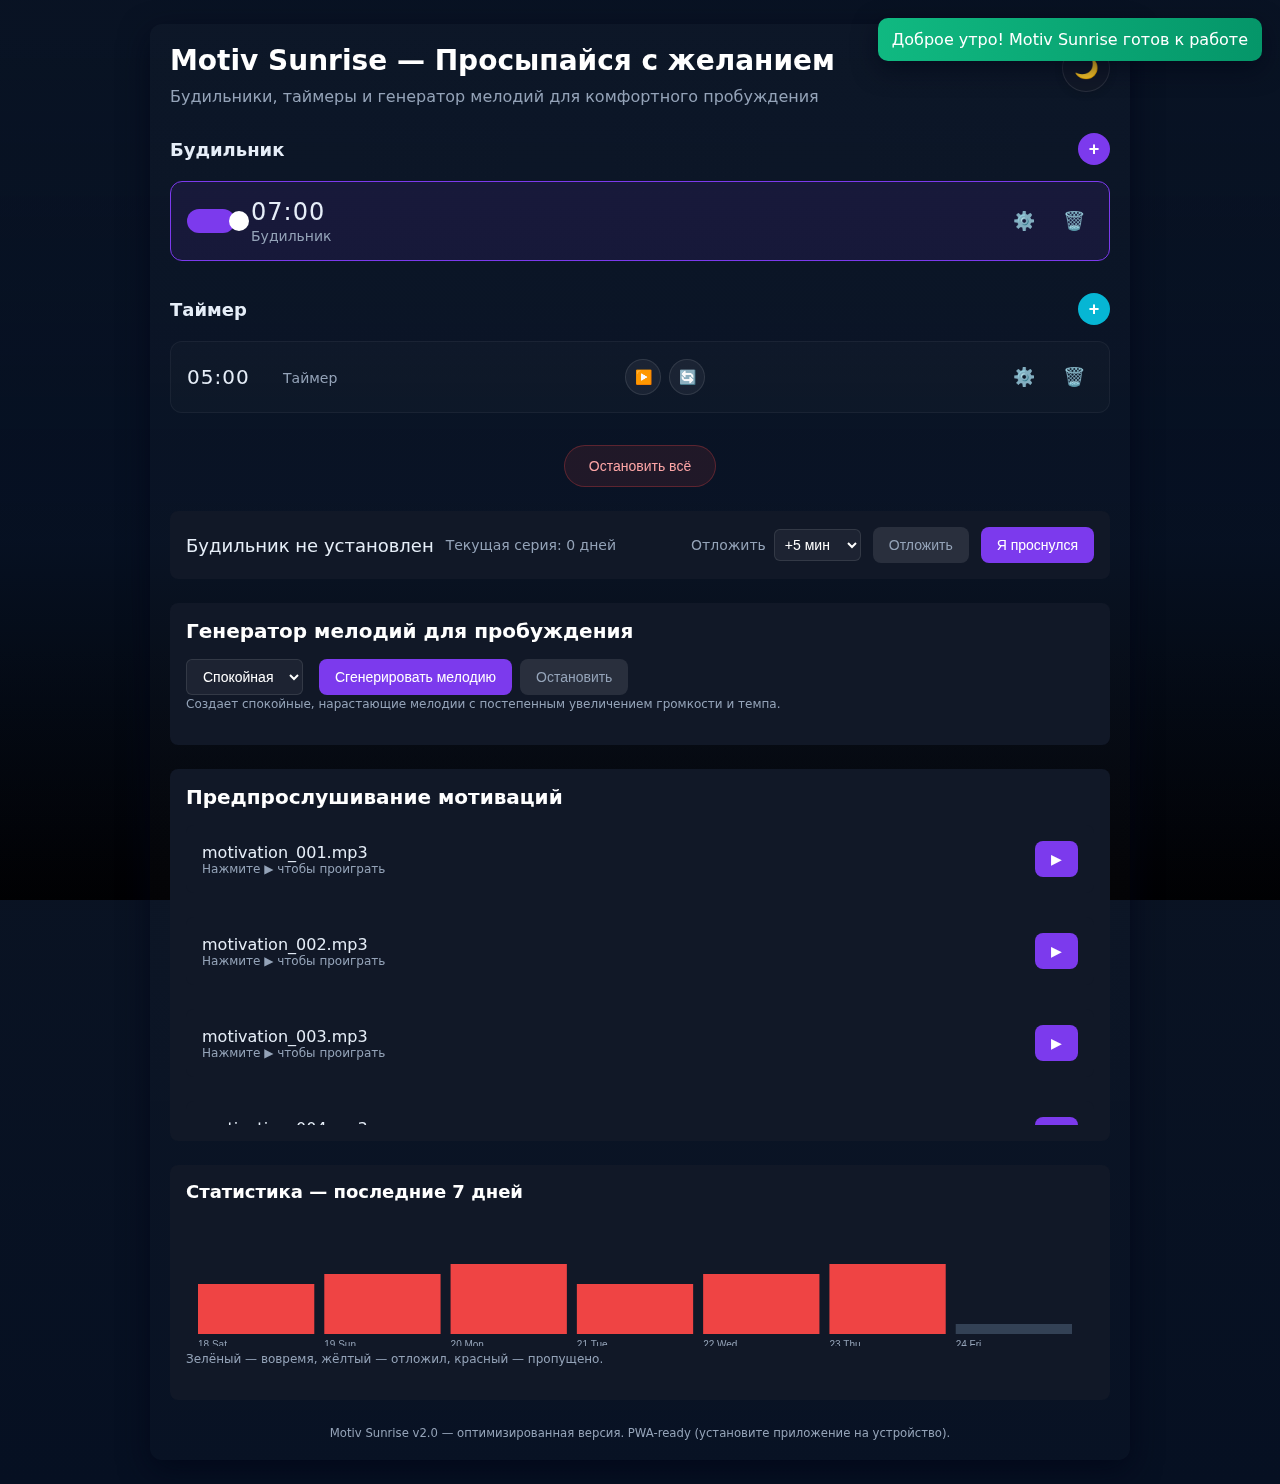
<file: index.html>
<!doctype html>
<html lang="ru">
<head>
<meta charset="utf-8" />
<meta name="viewport" content="width=device-width,initial-scale=1" />
<title>Motiv Sunrise — Просыпайся с желанием</title>
<link rel="stylesheet" href="styles_optimized.css">
<link rel="manifest" href="manifest.json">
<link rel="icon" href="favicon.ico">
</head>
<body>
  <div id="toast-root" aria-live="polite" style="position:fixed;top:18px;right:18px;z-index:9999;"></div>
  <div id="sunrise" class="sunrise"></div>
  <main class="container">
    <header>
      <div class="header-content">
        <div>
          <h1>Motiv Sunrise — Просыпайся с желанием</h1>
          <p class="tagline">Будильники, таймеры и генератор мелодий для комфортного пробуждения</p>
        </div>
        <button id="themeToggle" class="theme-toggle" title="Переключить тему">
          <span class="theme-icon">🌙</span>
        </button>
      </div>
    </header>

    <!-- Alarm Clock Section -->
    <section class="alarm-section">
      <div class="alarm-header">
        <h2>Будильник</h2>
        <button id="addAlarmBtn" class="add-alarm-btn" title="Добавить будильник">+</button>
      </div>

      <div id="alarmsList" class="alarms-list">
        <!-- Default alarm will be added here -->
      </div>
    </section>

    <!-- Timer Section -->
    <section class="timer-section">
      <div class="timer-header">
        <h2>Таймер</h2>
        <button id="addTimerBtn" class="add-timer-btn" title="Добавить таймер">+</button>
      </div>

      <div id="timersList" class="timers-list">
        <!-- Default timer will be added here -->
      </div>

      <!-- Timer Sound Settings Panel -->
      <div id="timerSoundSettings" class="timer-sound-settings" style="display: none;">
        <h3>Настройки звука таймера</h3>
        <div class="settings-grid">
          <div class="setting-item">
            <label for="timerMelodyType">Тип мелодии</label>
            <select id="timerMelodyType">
              <option value="calm">Спокойная</option>
              <option value="gentle">Нежная</option>
              <option value="peaceful">Мирная</option>
              <option value="nature">Звуки природы</option>
            </select>
          </div>
          <div class="setting-item">
            <label for="timerFadeInTime">Время нарастания</label>
            <select id="timerFadeInTime">
              <option value="10">10 сек</option>
              <option value="20">20 сек</option>
              <option value="30">30 сек</option>
              <option value="60">1 мин</option>
            </select>
          </div>
          <div class="setting-item">
            <label for="timerStartVolume">Начальная громкость</label>
            <input type="range" id="timerStartVolume" min="0.1" max="1" step="0.1" value="0.2">
            <span id="timerStartVolumeValue">0.2</span>
          </div>
          <div class="setting-item">
            <label for="timerMaxVolume">Максимальная громкость</label>
            <input type="range" id="timerMaxVolume" min="0.1" max="1" step="0.1" value="0.9">
            <span id="timerMaxVolumeValue">0.9</span>
          </div>
        </div>
        <div class="settings-actions">
          <button id="applyTimerSettings" class="primary">Применить</button>
          <button id="resetTimerSettings" class="secondary">Сбросить</button>
        </div>
      </div>
    </section>

    <!-- Quick Actions -->
    <section class="quick-actions-section">
      <button id="stopAll" class="stop-all-btn">Остановить всё</button>
    </section>

    <section class="status">
      <div class="status-left">
        <div id="countdown" class="countdown">Будильник не установлен</div>
        <div class="streak">Текущая серия: <span id="streakCount">0</span> дней</div>
      </div>
      <div class="status-right">
        <label class="snooze-label">Отложить
          <select id="snoozeSelect">
            <option value="5">+5 мин</option>
            <option value="10">+10 мин</option>
            <option value="15">+15 мин</option>
          </select>
        </label>
        <button id="snooze" class="secondary">Отложить</button>
        <button id="imAwake">Я проснулся</button>
      </div>
    </section>

    <section class="generator">
      <h2>Генератор мелодий для пробуждения</h2>
      <div style="display:flex;gap:8px;align-items:center">
        <select id="moodSelect">
          <option value="calm">Спокойная</option>
          <option value="gentle">Нежная</option>
          <option value="peaceful">Мирная</option>
        </select>
        <button id="genPlay">Сгенерировать мелодию</button>
        <button id="genStop" class="secondary">Остановить</button>
      </div>
      <p class="small">Создает спокойные, нарастающие мелодии с постепенным увеличением громкости и темпа.</p>
    </section>

    <section class="preview">
      <h2>Предпрослушивание мотиваций</h2>
      <div id="audioList" class="audio-list"></div>
    </section>

    <section class="stats">
      <h3>Статистика — последние 7 дней</h3>
      <canvas id="statsCanvas" width="700" height="120"></canvas>
      <p class="small">Зелёный — вовремя, жёлтый — отложил, красный — пропущено.</p>
    </section>

    <footer>
      <small>Motiv Sunrise v2.0 — оптимизированная версия. PWA-ready (установите приложение на устройство).</small>
    </footer>
  </main>

<script src="melody_generator/integration.js"></script>
<script src="app_optimized.js"></script>
<script>
  // register service worker if available
  if ('serviceWorker' in navigator) {
    navigator.serviceWorker.register('sw.js').catch(()=>{/* ignore */});
  }
</script>
</body>
</html>
</file>
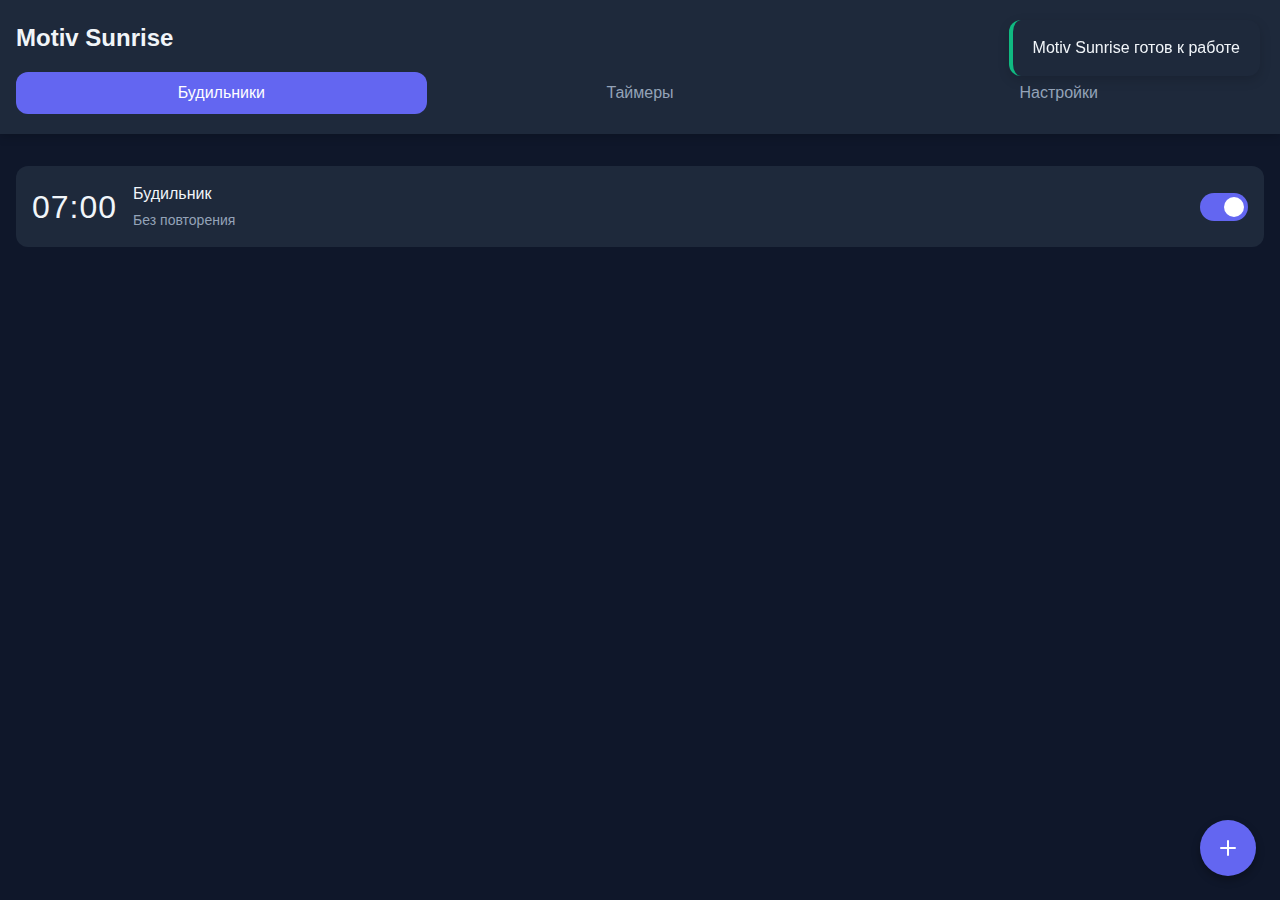
<file: index_complete.html>
<!DOCTYPE html>
<html lang="ru">
<head>
    <meta charset="UTF-8">
    <meta name="viewport" content="width=device-width, initial-scale=1.0, maximum-scale=1.0, user-scalable=no">
    <title>Motiv Sunrise</title>
    <link rel="stylesheet" href="styles_new.css">
    <link rel="manifest" href="manifest.json">
    <link rel="icon" href="favicon.ico">
</head>
<body>
    <div id="app">
        <!-- Заголовок приложения -->
        <header class="app-header">
            <h1>Motiv Sunrise</h1>
            <div class="tab-navigation">
                <button id="alarmsTab" class="tab-button active">Будильники</button>
                <button id="timersTab" class="tab-button">Таймеры</button>
                <button id="settingsTab" class="tab-button">Настройки</button>
            </div>
        </header>

        <!-- Основной контент -->
        <main class="app-content">
            <!-- Секция будильников -->
            <section id="alarmsSection" class="content-section active">
                <div class="add-button-container">
                    <button id="addAlarmBtn" class="fab-button">
                        <svg width="24" height="24" viewBox="0 0 24 24" fill="none" xmlns="http://www.w3.org/2000/svg">
                            <path d="M12 5V19M5 12H19" stroke="currentColor" stroke-width="2" stroke-linecap="round"/>
                        </svg>
                    </button>
                </div>
                <div id="alarmsList" class="items-list">
                    <!-- Будильники будут добавлены динамически -->
                </div>
            </section>

            <!-- Секция таймеров -->
            <section id="timersSection" class="content-section">
                <div class="add-button-container">
                    <button id="addTimerBtn" class="fab-button">
                        <svg width="24" height="24" viewBox="0 0 24 24" fill="none" xmlns="http://www.w3.org/2000/svg">
                            <path d="M12 5V19M5 12H19" stroke="currentColor" stroke-width="2" stroke-linecap="round"/>
                        </svg>
                    </button>
                </div>
                <div id="timersList" class="items-list">
                    <!-- Таймеры будут добавлены динамически -->
                </div>
            </section>

            <!-- Секция настроек -->
            <section id="settingsSection" class="content-section">
                <div class="settings-container">
                    <div class="settings-group">
                        <h3>Настройки звука</h3>
                        <div class="setting-item">
                            <label for="volumeSlider">Громкость</label>
                            <input type="range" id="volumeSlider" min="0" max="100" value="70">
                            <span id="volumeValue">70%</span>
                        </div>
                        <div class="setting-item">
                            <label for="fadeInTime">Время нарастания звука</label>
                            <select id="fadeInTime">
                                <option value="30">30 секунд</option>
                                <option value="60" selected>1 минута</option>
                                <option value="90">1.5 минуты</option>
                                <option value="120">2 минуты</option>
                            </select>
                        </div>
                        <div class="setting-item">
                            <label for="melodyType">Тип мелодии</label>
                            <select id="melodyType">
                                <option value="calm" selected>Спокойная</option>
                                <option value="gentle">Нежная</option>
                                <option value="peaceful">Мирная</option>
                                <option value="nature">Звуки природы</option>
                            </select>
                        </div>
                    </div>

                    <div class="settings-group">
                        <h3>Настройки пробуждения</h3>
                        <div class="setting-item">
                            <label for="snoozeDuration">Длительность отложения</label>
                            <select id="snoozeDuration">
                                <option value="5">5 минут</option>
                                <option value="10" selected>10 минут</option>
                                <option value="15">15 минут</option>
                            </select>
                        </div>
                        <div class="setting-item">
                            <label for="maxSnoozeCount">Максимум отложений</label>
                            <select id="maxSnoozeCount">
                                <option value="1">1 раз</option>
                                <option value="3" selected>3 раза</option>
                                <option value="5">5 раз</option>
                                <option value="0">Без ограничений</option>
                            </select>
                        </div>
                    </div>

                    <div class="settings-group">
                        <h3>Статистика</h3>
                        <div class="stats-container">
                            <div class="stat-item">
                                <div class="stat-value" id="currentStreak">0</div>
                                <div class="stat-label">Дней подряд</div>
                            </div>
                            <div class="stat-item">
                                <div class="stat-value" id="weekSuccess">0%</div>
                                <div class="stat-label">Успех за неделю</div>
                            </div>
                        </div>
                        <canvas id="statsChart" width="300" height="150"></canvas>
                    </div>

                    <div class="settings-group">
                        <h3>Генератор мелодий</h3>
                        <div class="melody-preview-container">
                            <button id="previewMelodyBtn" class="action-button">Прослушать мелодию</button>
                            <button id="stopMelodyBtn" class="action-button secondary">Остановить</button>
                        </div>
                    </div>
                </div>
            </section>
        </main>

        <!-- Всплывающие уведомления -->
        <div id="toast-container" class="toast-container"></div>
    </div>

    <!-- Модальное окно для редактирования будильника -->
    <div id="alarmModal" class="modal">
        <div class="modal-content">
            <div class="modal-header">
                <h2>Настройки будильника</h2>
                <button class="close-button" id="closeAlarmModal">&times;</button>
            </div>
            <div class="modal-body">
                <div class="time-picker">
                    <div class="time-input-group">
                        <input type="number" id="alarmHours" min="0" max="23" value="07">
                        <span>:</span>
                        <input type="number" id="alarmMinutes" min="0" max="59" value="00">
                    </div>
                </div>
                <div class="form-group">
                    <label for="alarmLabel">Название</label>
                    <input type="text" id="alarmLabel" placeholder="Будильник">
                </div>
                <div class="form-group">
                    <label for="alarmMelody">Тип мелодии</label>
                    <select id="alarmMelody">
                        <option value="calm">Спокойная</option>
                        <option value="gentle">Нежная</option>
                        <option value="peaceful">Мирная</option>
                        <option value="nature">Звуки природы</option>
                    </select>
                </div>
                <div class="form-group">
                    <label for="alarmFadeIn">Время нарастания</label>
                    <select id="alarmFadeIn">
                        <option value="30">30 секунд</option>
                        <option value="60" selected>1 минута</option>
                        <option value="90">1.5 минуты</option>
                        <option value="120">2 минуты</option>
                    </select>
                </div>
                <div class="form-group">
                    <label for="alarmDuration">Длительность мелодии</label>
                    <select id="alarmDuration">
                        <option value="120">2 минуты</option>
                        <option value="180" selected>3 минуты</option>
                        <option value="240">4 минуты</option>
                        <option value="300">5 минут</option>
                    </select>
                </div>
                <div class="form-group">
                    <label class="switch-label">
                        <span>Повторять</span>
                        <div class="switch">
                            <input type="checkbox" id="alarmRepeat">
                            <span class="slider"></span>
                        </div>
                    </label>
                </div>
                <div class="weekdays" id="weekdays">
                    <button class="weekday" data-day="1">Пн</button>
                    <button class="weekday" data-day="2">Вт</button>
                    <button class="weekday" data-day="3">Ср</button>
                    <button class="weekday" data-day="4">Чт</button>
                    <button class="weekday" data-day="5">Пт</button>
                    <button class="weekday" data-day="6">Сб</button>
                    <button class="weekday" data-day="7">Вс</button>
                </div>
            </div>
            <div class="modal-footer">
                <button id="deleteAlarmBtn" class="action-button secondary">Удалить</button>
                <button id="saveAlarmBtn" class="action-button">Сохранить</button>
            </div>
        </div>
    </div>

    <!-- Модальное окно для редактирования таймера -->
    <div id="timerModal" class="modal">
        <div class="modal-content">
            <div class="modal-header">
                <h2>Настройки таймера</h2>
                <button class="close-button" id="closeTimerModal">&times;</button>
            </div>
            <div class="modal-body">
                <div class="time-picker">
                    <div class="time-input-group">
                        <input type="number" id="timerHours" min="0" max="23" value="0">
                        <span>:</span>
                        <input type="number" id="timerMinutes" min="0" max="59" value="5">
                        <span>:</span>
                        <input type="number" id="timerSeconds" min="0" max="59" value="0">
                    </div>
                </div>
                <div class="form-group">
                    <label for="timerLabel">Название</label>
                    <input type="text" id="timerLabel" placeholder="Таймер">
                </div>
                <div class="form-group">
                    <label for="timerMelody">Тип мелодии</label>
                    <select id="timerMelody">
                        <option value="calm">Спокойная</option>
                        <option value="gentle">Нежная</option>
                        <option value="peaceful">Мирная</option>
                        <option value="nature">Звуки природы</option>
                    </select>
                </div>
            </div>
            <div class="modal-footer">
                <button id="deleteTimerBtn" class="action-button secondary">Удалить</button>
                <button id="saveTimerBtn" class="action-button">Сохранить</button>
            </div>
        </div>
    </div>

    <!-- Подключение скриптов -->
    <script src="melody_generator/integration.js"></script>
    <script src="app_new.js"></script>
    <script src="app_new_part2.js"></script>
    <script src="app_new_part3.js"></script>
    <script src="app_new_part4.js"></script>
</body>
</html>
</file>
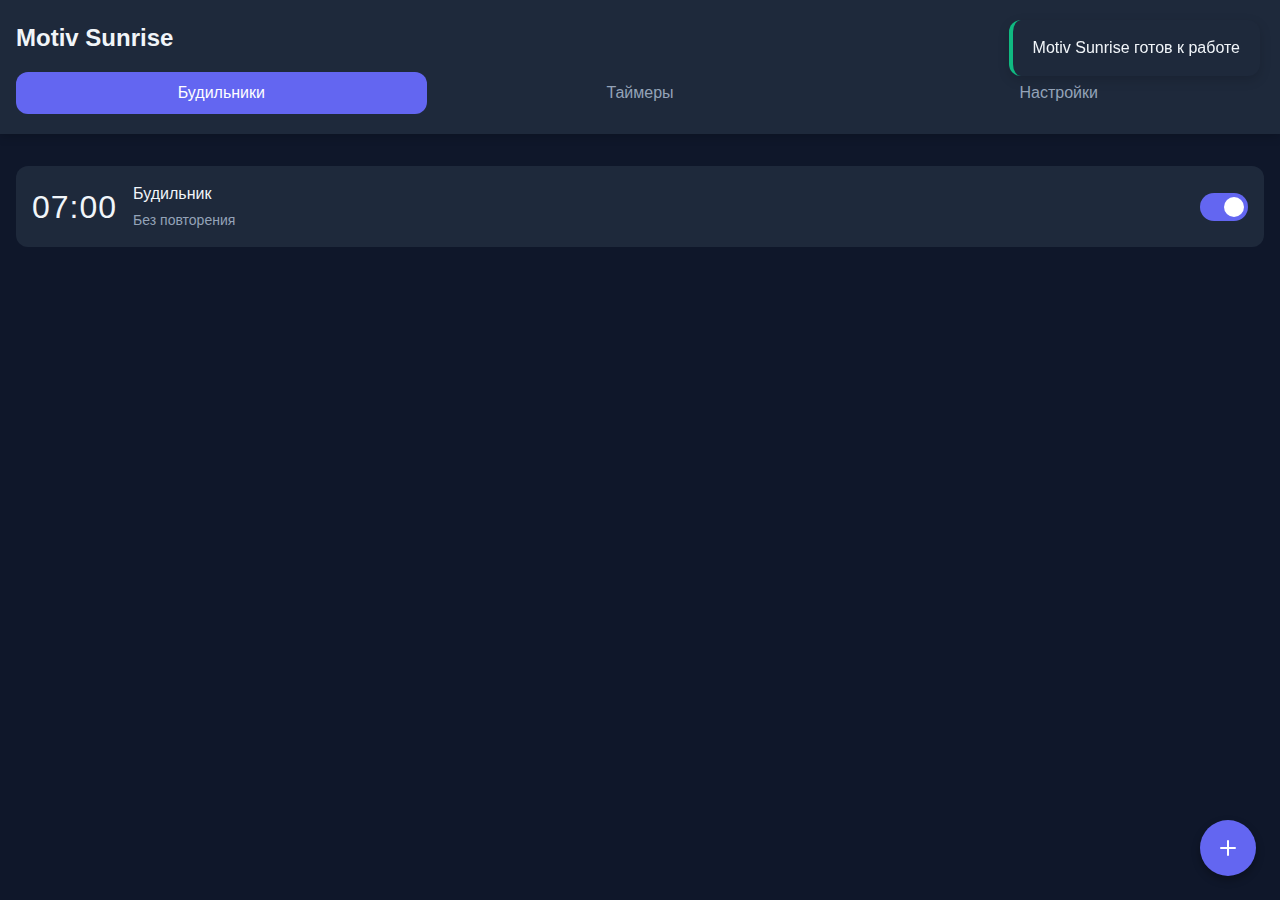
<file: index_final.html>
<!DOCTYPE html>
<html lang="ru">
<head>
    <meta charset="UTF-8">
    <meta name="viewport" content="width=device-width, initial-scale=1.0, maximum-scale=1.0, user-scalable=no">
    <title>Motiv Sunrise</title>
    <link rel="stylesheet" href="styles_new.css">
    <link rel="manifest" href="manifest.json">
    <link rel="icon" href="favicon.ico">
</head>
<body>
    <div id="app">
        <!-- Заголовок приложения -->
        <header class="app-header">
            <h1>Motiv Sunrise</h1>
            <div class="tab-navigation">
                <button id="alarmsTab" class="tab-button active">Будильники</button>
                <button id="timersTab" class="tab-button">Таймеры</button>
                <button id="settingsTab" class="tab-button">Настройки</button>
            </div>
        </header>

        <!-- Основной контент -->
        <main class="app-content">
            <!-- Секция будильников -->
            <section id="alarmsSection" class="content-section active">
                <div class="add-button-container">
                    <button id="addAlarmBtn" class="fab-button">
                        <svg width="24" height="24" viewBox="0 0 24 24" fill="none" xmlns="http://www.w3.org/2000/svg">
                            <path d="M12 5V19M5 12H19" stroke="currentColor" stroke-width="2" stroke-linecap="round"/>
                        </svg>
                    </button>
                </div>
                <div id="alarmsList" class="items-list">
                    <!-- Будильники будут добавлены динамически -->
                </div>
            </section>

            <!-- Секция таймеров -->
            <section id="timersSection" class="content-section">
                <div class="add-button-container">
                    <button id="addTimerBtn" class="fab-button">
                        <svg width="24" height="24" viewBox="0 0 24 24" fill="none" xmlns="http://www.w3.org/2000/svg">
                            <path d="M12 5V19M5 12H19" stroke="currentColor" stroke-width="2" stroke-linecap="round"/>
                        </svg>
                    </button>
                </div>
                <div id="timersList" class="items-list">
                    <!-- Таймеры будут добавлены динамически -->
                </div>
            </section>

            <!-- Секция настроек -->
            <section id="settingsSection" class="content-section">
                <div class="settings-container">
                    <div class="settings-group">
                        <h3>Настройки звука</h3>
                        <div class="setting-item">
                            <label for="volumeSlider">Громкость</label>
                            <input type="range" id="volumeSlider" min="0" max="100" value="70">
                            <span id="volumeValue">70%</span>
                        </div>
                        <div class="setting-item">
                            <label for="fadeInTime">Время нарастания звука</label>
                            <select id="fadeInTime">
                                <option value="30">30 секунд</option>
                                <option value="60" selected>1 минута</option>
                                <option value="90">1.5 минуты</option>
                                <option value="120">2 минуты</option>
                            </select>
                        </div>
                        <div class="setting-item">
                            <label for="melodyType">Тип мелодии</label>
                            <select id="melodyType">
                                <option value="calm" selected>Спокойная</option>
                                <option value="gentle">Нежная</option>
                                <option value="peaceful">Мирная</option>
                                <option value="nature">Звуки природы</option>
                            </select>
                        </div>
                    </div>

                    <div class="settings-group">
                        <h3>Настройки пробуждения</h3>
                        <div class="setting-item">
                            <label for="snoozeDuration">Длительность отложения</label>
                            <select id="snoozeDuration">
                                <option value="5">5 минут</option>
                                <option value="10" selected>10 минут</option>
                                <option value="15">15 минут</option>
                            </select>
                        </div>
                        <div class="setting-item">
                            <label for="maxSnoozeCount">Максимум отложений</label>
                            <select id="maxSnoozeCount">
                                <option value="1">1 раз</option>
                                <option value="3" selected>3 раза</option>
                                <option value="5">5 раз</option>
                                <option value="0">Без ограничений</option>
                            </select>
                        </div>
                    </div>

                    <div class="settings-group">
                        <h3>Статистика</h3>
                        <div class="stats-container">
                            <div class="stat-item">
                                <div class="stat-value" id="currentStreak">0</div>
                                <div class="stat-label">Дней подряд</div>
                            </div>
                            <div class="stat-item">
                                <div class="stat-value" id="weekSuccess">0%</div>
                                <div class="stat-label">Успех за неделю</div>
                            </div>
                        </div>
                        <canvas id="statsChart" width="300" height="150"></canvas>
                    </div>

                    <div class="settings-group">
                        <h3>Генератор мелодий</h3>
                        <div class="melody-preview-container">
                            <button id="previewMelodyBtn" class="action-button">Прослушать мелодию</button>
                            <button id="stopMelodyBtn" class="action-button secondary">Остановить</button>
                        </div>
                    </div>
                </div>
            </section>
        </main>

        <!-- Всплывающие уведомления -->
        <div id="toast-container" class="toast-container"></div>
    </div>

    <!-- Модальное окно для редактирования будильника -->
    <div id="alarmModal" class="modal">
        <div class="modal-content">
            <div class="modal-header">
                <h2>Настройки будильника</h2>
                <button class="close-button" id="closeAlarmModal">&times;</button>
            </div>
            <div class="modal-body">
                <div class="time-picker">
                    <div class="time-input-group">
                        <input type="number" id="alarmHours" min="0" max="23" value="07">
                        <span>:</span>
                        <input type="number" id="alarmMinutes" min="0" max="59" value="00">
                    </div>
                </div>
                <div class="form-group">
                    <label for="alarmLabel">Название</label>
                    <input type="text" id="alarmLabel" placeholder="Будильник">
                </div>
                <div class="form-group">
                    <label for="alarmMelody">Тип мелодии</label>
                    <select id="alarmMelody">
                        <option value="calm">Спокойная</option>
                        <option value="gentle">Нежная</option>
                        <option value="peaceful">Мирная</option>
                        <option value="nature">Звуки природы</option>
                    </select>
                </div>
                <div class="form-group">
                    <label for="alarmFadeIn">Время нарастания</label>
                    <select id="alarmFadeIn">
                        <option value="30">30 секунд</option>
                        <option value="60" selected>1 минута</option>
                        <option value="90">1.5 минуты</option>
                        <option value="120">2 минуты</option>
                    </select>
                </div>
                <div class="form-group">
                    <label for="alarmDuration">Длительность мелодии</label>
                    <select id="alarmDuration">
                        <option value="120">2 минуты</option>
                        <option value="180" selected>3 минуты</option>
                        <option value="240">4 минуты</option>
                        <option value="300">5 минут</option>
                    </select>
                </div>
                <div class="form-group">
                    <label class="switch-label">
                        <span>Повторять</span>
                        <div class="switch">
                            <input type="checkbox" id="alarmRepeat">
                            <span class="slider"></span>
                        </div>
                    </label>
                </div>
                <div class="weekdays" id="weekdays">
                    <button class="weekday" data-day="1">Пн</button>
                    <button class="weekday" data-day="2">Вт</button>
                    <button class="weekday" data-day="3">Ср</button>
                    <button class="weekday" data-day="4">Чт</button>
                    <button class="weekday" data-day="5">Пт</button>
                    <button class="weekday" data-day="6">Сб</button>
                    <button class="weekday" data-day="7">Вс</button>
                </div>
            </div>
            <div class="modal-footer">
                <button id="deleteAlarmBtn" class="action-button secondary">Удалить</button>
                <button id="saveAlarmBtn" class="action-button">Сохранить</button>
            </div>
        </div>
    </div>

    <!-- Модальное окно для редактирования таймера -->
    <div id="timerModal" class="modal">
        <div class="modal-content">
            <div class="modal-header">
                <h2>Настройки таймера</h2>
                <button class="close-button" id="closeTimerModal">&times;</button>
            </div>
            <div class="modal-body">
                <div class="time-picker">
                    <div class="time-input-group">
                        <input type="number" id="timerHours" min="0" max="23" value="0">
                        <span>:</span>
                        <input type="number" id="timerMinutes" min="0" max="59" value="5">
                        <span>:</span>
                        <input type="number" id="timerSeconds" min="0" max="59" value="0">
                    </div>
                </div>
                <div class="form-group">
                    <label for="timerLabel">Название</label>
                    <input type="text" id="timerLabel" placeholder="Таймер">
                </div>
                <div class="form-group">
                    <label for="timerMelody">Тип мелодии</label>
                    <select id="timerMelody">
                        <option value="calm">Спокойная</option>
                        <option value="gentle">Нежная</option>
                        <option value="peaceful">Мирная</option>
                        <option value="nature">Звуки природы</option>
                    </select>
                </div>
            </div>
            <div class="modal-footer">
                <button id="deleteTimerBtn" class="action-button secondary">Удалить</button>
                <button id="saveTimerBtn" class="action-button">Сохранить</button>
            </div>
        </div>
    </div>

    <!-- Подключение скриптов -->
    <script src="app_new.js"></script>
    <script src="app_new_part2.js"></script>
    <script src="app_new_part3.js"></script>
    <script src="app_new_part4.js"></script>
    <script src="melody_generator/integration.js"></script>
    <script>
        // register service worker if available
        if ('serviceWorker' in navigator) {
            navigator.serviceWorker.register('sw.js').catch(() => {
                /* ignore */
            });
        }
    </script>
</body>
</html>
</file>
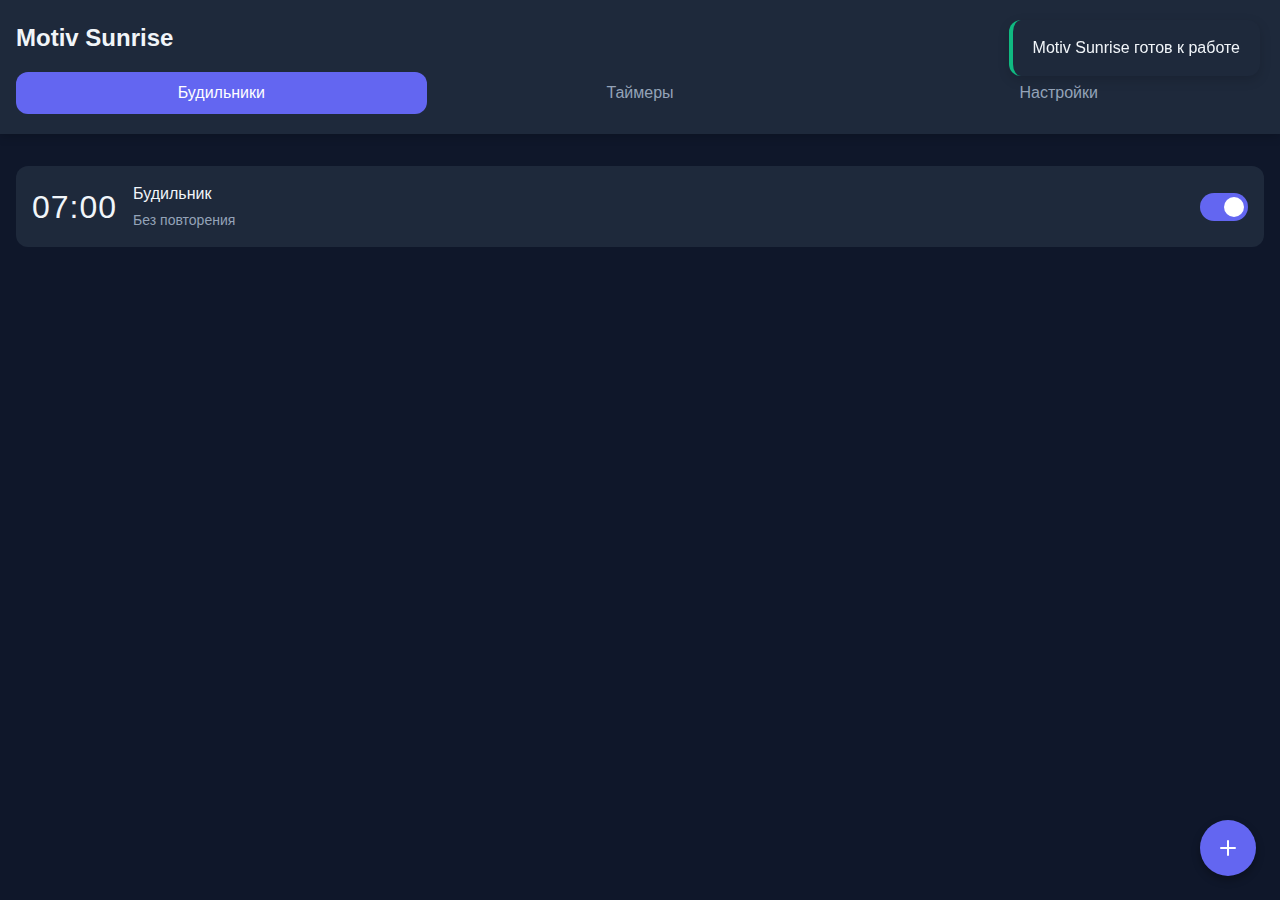
<file: index_final_complete.html>
<!DOCTYPE html>
<html lang="ru">
<head>
    <meta charset="UTF-8">
    <meta name="viewport" content="width=device-width, initial-scale=1.0, maximum-scale=1.0, user-scalable=no">
    <title>Motiv Sunrise</title>
    <link rel="stylesheet" href="styles_new.css">
    <link rel="manifest" href="manifest.json">
    <link rel="icon" href="favicon.ico">
</head>
<body>
    <div id="app">
        <!-- Заголовок приложения -->
        <header class="app-header">
            <h1>Motiv Sunrise</h1>
            <div class="tab-navigation">
                <button id="alarmsTab" class="tab-button active">Будильники</button>
                <button id="timersTab" class="tab-button">Таймеры</button>
                <button id="settingsTab" class="tab-button">Настройки</button>
            </div>
        </header>

        <!-- Основной контент -->
        <main class="app-content">
            <!-- Секция будильников -->
            <section id="alarmsSection" class="content-section active">
                <div class="add-button-container">
                    <button id="addAlarmBtn" class="fab-button">
                        <svg width="24" height="24" viewBox="0 0 24 24" fill="none" xmlns="http://www.w3.org/2000/svg">
                            <path d="M12 5V19M5 12H19" stroke="currentColor" stroke-width="2" stroke-linecap="round"/>
                        </svg>
                    </button>
                </div>
                <div id="alarmsList" class="items-list">
                    <!-- Будильники будут добавлены динамически -->
                </div>
            </section>

            <!-- Секция таймеров -->
            <section id="timersSection" class="content-section">
                <div class="add-button-container">
                    <button id="addTimerBtn" class="fab-button">
                        <svg width="24" height="24" viewBox="0 0 24 24" fill="none" xmlns="http://www.w3.org/2000/svg">
                            <path d="M12 5V19M5 12H19" stroke="currentColor" stroke-width="2" stroke-linecap="round"/>
                        </svg>
                    </button>
                </div>
                <div id="timersList" class="items-list">
                    <!-- Таймеры будут добавлены динамически -->
                </div>
            </section>

            <!-- Секция настроек -->
            <section id="settingsSection" class="content-section">
                <div class="settings-container">
                    <div class="settings-group">
                        <h3>Настройки звука</h3>
                        <div class="setting-item">
                            <label for="volumeSlider">Громкость</label>
                            <input type="range" id="volumeSlider" min="0" max="100" value="70">
                            <span id="volumeValue">70%</span>
                        </div>
                        <div class="setting-item">
                            <label for="fadeInTime">Время нарастания звука</label>
                            <select id="fadeInTime">
                                <option value="30">30 секунд</option>
                                <option value="60" selected>1 минута</option>
                                <option value="90">1.5 минуты</option>
                                <option value="120">2 минуты</option>
                            </select>
                        </div>
                        <div class="setting-item">
                            <label for="melodyType">Тип мелодии</label>
                            <select id="melodyType">
                                <option value="calm" selected>Спокойная</option>
                                <option value="gentle">Нежная</option>
                                <option value="peaceful">Мирная</option>
                                <option value="nature">Звуки природы</option>
                            </select>
                        </div>
                    </div>

                    <div class="settings-group">
                        <h3>Настройки пробуждения</h3>
                        <div class="setting-item">
                            <label for="snoozeDuration">Длительность отложения</label>
                            <select id="snoozeDuration">
                                <option value="5">5 минут</option>
                                <option value="10" selected>10 минут</option>
                                <option value="15">15 минут</option>
                            </select>
                        </div>
                        <div class="setting-item">
                            <label for="maxSnoozeCount">Максимум отложений</label>
                            <select id="maxSnoozeCount">
                                <option value="1">1 раз</option>
                                <option value="3" selected>3 раза</option>
                                <option value="5">5 раз</option>
                                <option value="0">Без ограничений</option>
                            </select>
                        </div>
                    </div>

                    <div class="settings-group">
                        <h3>Статистика</h3>
                        <div class="stats-container">
                            <div class="stat-item">
                                <div class="stat-value" id="currentStreak">0</div>
                                <div class="stat-label">Дней подряд</div>
                            </div>
                            <div class="stat-item">
                                <div class="stat-value" id="weekSuccess">0%</div>
                                <div class="stat-label">Успех за неделю</div>
                            </div>
                        </div>
                        <canvas id="statsChart" width="300" height="150"></canvas>
                    </div>

                    <div class="settings-group">
                        <h3>Генератор мелодий</h3>
                        <div class="melody-preview-container">
                            <button id="previewMelodyBtn" class="action-button">Прослушать мелодию</button>
                            <button id="stopMelodyBtn" class="action-button secondary">Остановить</button>
                        </div>
                    </div>
                </div>
            </section>
        </main>

        <!-- Всплывающие уведомления -->
        <div id="toast-container" class="toast-container"></div>
    </div>

    <!-- Модальное окно для редактирования будильника -->
    <div id="alarmModal" class="modal">
        <div class="modal-content">
            <div class="modal-header">
                <h2>Настройки будильника</h2>
                <button class="close-button" id="closeAlarmModal">&times;</button>
            </div>
            <div class="modal-body">
                <div class="time-picker">
                    <div class="time-input-group">
                        <input type="number" id="alarmHours" min="0" max="23" value="07">
                        <span>:</span>
                        <input type="number" id="alarmMinutes" min="0" max="59" value="00">
                    </div>
                </div>
                <div class="form-group">
                    <label for="alarmLabel">Название</label>
                    <input type="text" id="alarmLabel" placeholder="Будильник">
                </div>
                <div class="form-group">
                    <label for="alarmMelody">Тип мелодии</label>
                    <select id="alarmMelody">
                        <option value="calm">Спокойная</option>
                        <option value="gentle">Нежная</option>
                        <option value="peaceful">Мирная</option>
                        <option value="nature">Звуки природы</option>
                    </select>
                </div>
                <div class="form-group">
                    <label for="alarmFadeIn">Время нарастания</label>
                    <select id="alarmFadeIn">
                        <option value="30">30 секунд</option>
                        <option value="60" selected>1 минута</option>
                        <option value="90">1.5 минуты</option>
                        <option value="120">2 минуты</option>
                    </select>
                </div>
                <div class="form-group">
                    <label for="alarmDuration">Длительность мелодии</label>
                    <select id="alarmDuration">
                        <option value="120">2 минуты</option>
                        <option value="180" selected>3 минуты</option>
                        <option value="240">4 минуты</option>
                        <option value="300">5 минут</option>
                    </select>
                </div>
                <div class="form-group">
                    <label class="switch-label">
                        <span>Повторять</span>
                        <div class="switch">
                            <input type="checkbox" id="alarmRepeat">
                            <span class="slider"></span>
                        </div>
                    </label>
                </div>
                <div class="weekdays" id="weekdays">
                    <button class="weekday" data-day="1">Пн</button>
                    <button class="weekday" data-day="2">Вт</button>
                    <button class="weekday" data-day="3">Ср</button>
                    <button class="weekday" data-day="4">Чт</button>
                    <button class="weekday" data-day="5">Пт</button>
                    <button class="weekday" data-day="6">Сб</button>
                    <button class="weekday" data-day="7">Вс</button>
                </div>
            </div>
            <div class="modal-footer">
                <button id="deleteAlarmBtn" class="action-button secondary">Удалить</button>
                <button id="saveAlarmBtn" class="action-button">Сохранить</button>
            </div>
        </div>
    </div>

    <!-- Модальное окно для редактирования таймера -->
    <div id="timerModal" class="modal">
        <div class="modal-content">
            <div class="modal-header">
                <h2>Настройки таймера</h2>
                <button class="close-button" id="closeTimerModal">&times;</button>
            </div>
            <div class="modal-body">
                <div class="time-picker">
                    <div class="time-input-group">
                        <input type="number" id="timerHours" min="0" max="23" value="0">
                        <span>:</span>
                        <input type="number" id="timerMinutes" min="0" max="59" value="5">
                        <span>:</span>
                        <input type="number" id="timerSeconds" min="0" max="59" value="0">
                    </div>
                </div>
                <div class="form-group">
                    <label for="timerLabel">Название</label>
                    <input type="text" id="timerLabel" placeholder="Таймер">
                </div>
                <div class="form-group">
                    <label for="timerMelody">Тип мелодии</label>
                    <select id="timerMelody">
                        <option value="calm">Спокойная</option>
                        <option value="gentle">Нежная</option>
                        <option value="peaceful">Мирная</option>
                        <option value="nature">Звуки природы</option>
                    </select>
                </div>
            </div>
            <div class="modal-footer">
                <button id="deleteTimerBtn" class="action-button secondary">Удалить</button>
                <button id="saveTimerBtn" class="action-button">Сохранить</button>
            </div>
        </div>
    </div>

    <!-- Подключение скриптов -->
    <script src="melody_generator/integration.js"></script>
    <script src="app_new_complete.js"></script>
    <script src="app_new_complete2.js"></script>
    <script src="app_new_complete3.js"></script>
    <script src="app_new_complete4.js"></script>
</body>
</html>
</file>
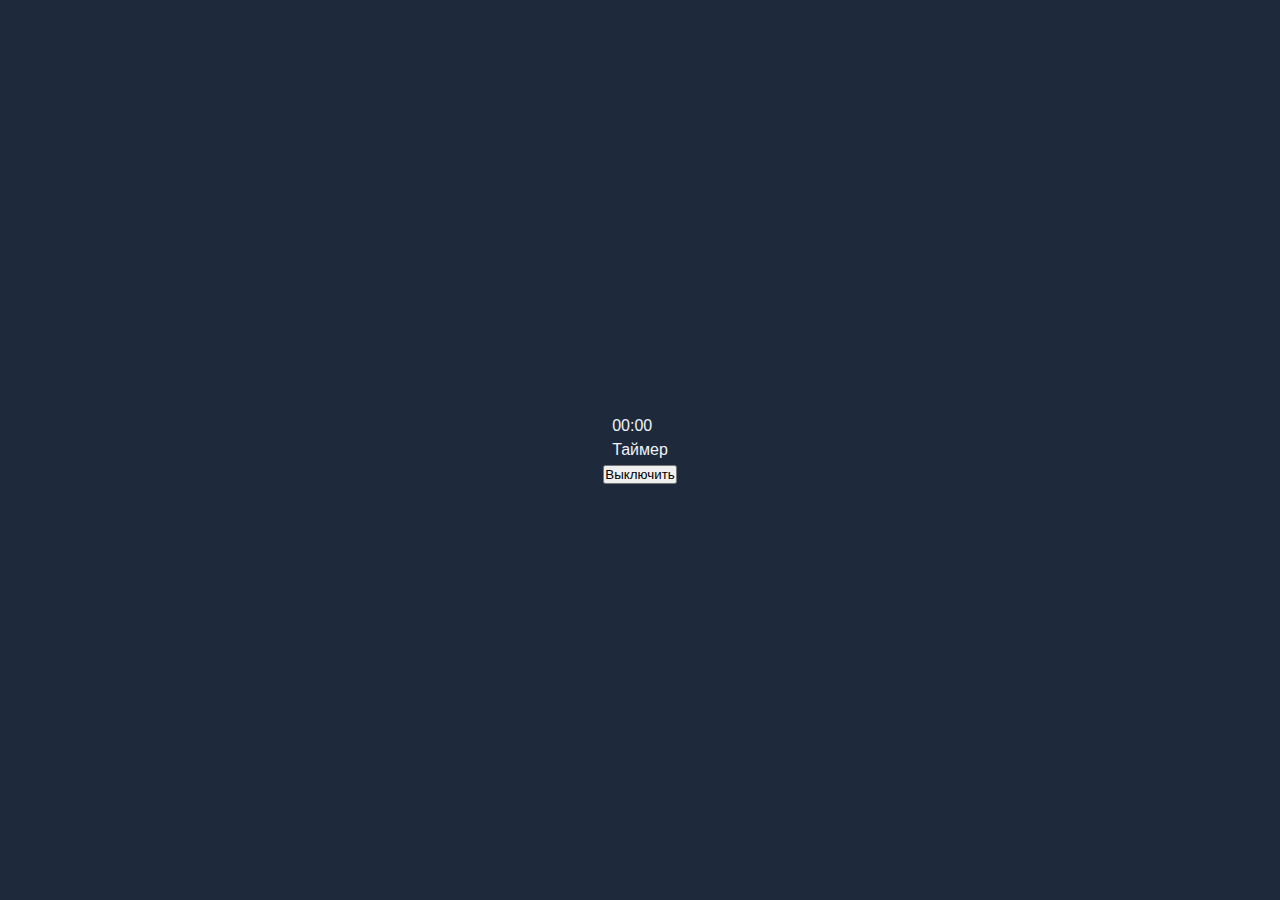
<file: index_new.html>
<!DOCTYPE html>
<html lang="ru">
<head>
    <meta charset="UTF-8">
    <meta name="viewport" content="width=device-width, initial-scale=1.0, maximum-scale=1.0, user-scalable=no">
    <title>Motiv Sunrise</title>
    <link rel="stylesheet" href="styles_new.css">
    <link rel="manifest" href="manifest.json">
    <link rel="icon" href="favicon.ico">
</head>
<body>
    <div id="app">
        <!-- Заголовок приложения -->
        <header class="app-header">
            <h1>Motiv Sunrise</h1>
            <div class="tab-navigation">
                <button id="alarmsTab" class="tab-button active">Будильники</button>
                <button id="timersTab" class="tab-button">Таймеры</button>
                <button id="settingsTab" class="tab-button">Настройки</button>
            </div>
        </header>

        <!-- Основной контент -->
        <main class="app-content">
            <!-- Секция будильников -->
            <section id="alarmsSection" class="content-section active">
                <div class="add-button-container">
                    <button id="addAlarmBtn" class="fab-button">
                        <svg width="24" height="24" viewBox="0 0 24 24" fill="none" xmlns="http://www.w3.org/2000/svg">
                            <path d="M12 5V19M5 12H19" stroke="currentColor" stroke-width="2" stroke-linecap="round"/>
                        </svg>
                    </button>
                </div>
                <div id="alarmsList" class="items-list">
                    <!-- Будильники будут добавлены динамически -->
                </div>
            </section>

            <!-- Секция таймеров -->
            <section id="timersSection" class="content-section">
                <div class="add-button-container">
                    <button id="addTimerBtn" class="fab-button">
                        <svg width="24" height="24" viewBox="0 0 24 24" fill="none" xmlns="http://www.w3.org/2000/svg">
                            <path d="M12 5V19M5 12H19" stroke="currentColor" stroke-width="2" stroke-linecap="round"/>
                        </svg>
                    </button>
                </div>
                <div id="timersList" class="items-list">
                    <!-- Таймеры будут добавлены динамически -->
                </div>
            </section>

            <!-- Секция настроек -->
            <section id="settingsSection" class="content-section">
                <div class="settings-container">
                    <div class="settings-group">
                        <h3>Настройки звука</h3>
                        <div class="setting-item">
                            <label for="volumeSlider">Громкость</label>
                            <input type="range" id="volumeSlider" min="0" max="100" value="70">
                            <span id="volumeValue">70%</span>
                        </div>
                        <div class="setting-item">
                            <label for="fadeInTime">Время нарастания звука</label>
                            <select id="fadeInTime">
                                <option value="30">30 секунд</option>
                                <option value="60" selected>1 минута</option>
                                <option value="90">1.5 минуты</option>
                                <option value="120">2 минуты</option>
                            </select>
                        </div>
                        <div class="setting-item">
                            <label for="melodyType">Тип мелодии</label>
                            <select id="melodyType">
                                <option value="calm" selected>Спокойная</option>
                                <option value="gentle">Нежная</option>
                                <option value="peaceful">Мирная</option>
                                <option value="nature">Звуки природы</option>
                            </select>
                        </div>
                    </div>

                    <div class="settings-group">
                        <h3>Настройки пробуждения</h3>
                        <div class="setting-item">
                            <label for="snoozeDuration">Длительность отложения</label>
                            <select id="snoozeDuration">
                                <option value="5">5 минут</option>
                                <option value="10" selected>10 минут</option>
                                <option value="15">15 минут</option>
                            </select>
                        </div>
                        <div class="setting-item">
                            <label for="maxSnoozeCount">Максимум отложений</label>
                            <select id="maxSnoozeCount">
                                <option value="1">1 раз</option>
                                <option value="3" selected>3 раза</option>
                                <option value="5">5 раз</option>
                                <option value="0">Без ограничений</option>
                            </select>
                        </div>
                    </div>

                    <div class="settings-group">
                        <h3>Статистика</h3>
                        <div class="stats-container">
                            <div class="stat-item">
                                <div class="stat-value" id="currentStreak">0</div>
                                <div class="stat-label">Дней подряд</div>
                            </div>
                            <div class="stat-item">
                                <div class="stat-value" id="weekSuccess">0%</div>
                                <div class="stat-label">Успех за неделю</div>
                            </div>
                        </div>
                        <canvas id="statsChart" width="300" height="150"></canvas>
                    </div>

                    <div class="settings-group">
                        <h3>Генератор мелодий</h3>
                        <div class="melody-preview-container">
                            <button id="previewMelodyBtn" class="action-button">Прослушать мелодию</button>
                            <button id="stopMelodyBtn" class="action-button secondary">Остановить</button>
                        </div>
                    </div>
                </div>
            </section>
        </main>

        <!-- Всплывающие уведомления -->
        <div id="toast-container" class="toast-container"></div>
    </div>

    <!-- Модальное окно для редактирования будильника -->
    <div id="alarmModal" class="modal">
        <div class="modal-content">
            <div class="modal-header">
                <h2>Настройки будильника</h2>
                <button class="close-button" id="closeAlarmModal">&times;</button>
            </div>
            <div class="modal-body">
                <div class="time-picker">
                    <div class="time-input-group">
                        <input type="number" id="alarmHours" min="0" max="23" value="07">
                        <span>:</span>
                        <input type="number" id="alarmMinutes" min="0" max="59" value="00">
                    </div>
                </div>
                <div class="form-group">
                    <label for="alarmLabel">Название</label>
                    <input type="text" id="alarmLabel" placeholder="Будильник">
                </div>
                <div class="form-group">
                    <label for="alarmMelody">Тип мелодии</label>
                    <select id="alarmMelody">
                        <option value="calm">Спокойная</option>
                        <option value="gentle">Нежная</option>
                        <option value="peaceful">Мирная</option>
                        <option value="nature">Звуки природы</option>
                    </select>
                </div>
                <div class="form-group">
                    <label for="alarmFadeIn">Время нарастания</label>
                    <select id="alarmFadeIn">
                        <option value="30">30 секунд</option>
                        <option value="60" selected>1 минута</option>
                        <option value="90">1.5 минуты</option>
                        <option value="120">2 минуты</option>
                    </select>
                </div>
                <div class="form-group">
                    <label for="alarmDuration">Длительность мелодии</label>
                    <select id="alarmDuration">
                        <option value="120">2 минуты</option>
                        <option value="180" selected>3 минуты</option>
                        <option value="240">4 минуты</option>
                        <option value="300">5 минут</option>
                    </select>
                </div>
                <div class="form-group">
                    <label class="switch-label">
                        <span>Повторять</span>
                        <div class="switch">
                            <input type="checkbox" id="alarmRepeat">
                            <span class="slider"></span>
                        </div>
                    </label>
                </div>
                <div class="weekdays" id="weekdays">
                    <button class="weekday" data-day="1">Пн</button>
                    <button class="weekday" data-day="2">Вт</button>
                    <button class="weekday" data-day="3">Ср</button>
                    <button class="weekday" data-day="4">Чт</button>
                    <button class="weekday" data-day="5">Пт</button>
                    <button class="weekday" data-day="6">Сб</button>
                    <button class="weekday" data-day="7">Вс</button>
                </div>
            </div>
            <div class="modal-footer">
                <button id="deleteAlarmBtn" class="action-button secondary">Удалить</button>
                <button id="saveAlarmBtn" class="action-button">Сохранить</button>
            </div>
        </div>
    </div>

    <!-- Модальное окно для редактирования таймера -->
    <div id="timerModal" class="modal">
        <div class="modal-content">
            <div class="modal-header">
                <h2>Настройки таймера</h2>
                <button class="close-button" id="closeTimerModal">&times;</button>
            </div>
            <div class="modal-body">
                <div class="time-picker">
                    <div class="time-input-group">
                        <input type="number" id="timerHours" min="0" max="23" value="0">
                        <span>:</span>
                        <input type="number" id="timerMinutes" min="0" max="59" value="5">
                        <span>:</span>
                        <input type="number" id="timerSeconds" min="0" max="59" value="0">
                    </div>
                </div>
                <div class="form-group">
                    <label for="timerLabel">Название</label>
                    <input type="text" id="timerLabel" placeholder="Таймер">
                </div>
                <div class="form-group">
                    <label for="timerMelody">Тип мелодии</label>
                    <select id="timerMelody">
                        <option value="calm">Спокойная</option>
                        <option value="gentle">Нежная</option>
                        <option value="peaceful">Мирная</option>
                        <option value="nature">Звуки природы</option>
                    </select>
                </div>
                <div class="form-group">
                    <label for="timerFadeIn">Время нарастания</label>
                    <select id="timerFadeIn">
                        <option value="10">10 секунд</option>
                        <option value="30" selected>30 секунд</option>
                        <option value="60">1 минута</option>
                    </select>
                </div>
            </div>
            <div class="modal-footer">
                <button id="deleteTimerBtn" class="action-button secondary">Удалить</button>
                <button id="saveTimerBtn" class="action-button">Сохранить</button>
            </div>
        </div>
    </div>

    <!-- Экран будильника (когда срабатывает) -->
    <div id="alarmScreen" class="alarm-screen hidden">
        <div class="alarm-time-display">
            <div class="time" id="alarmTimeDisplay">00:00</div>
            <div class="date" id="alarmDateDisplay">1 января 2023</div>
            <div class="label" id="alarmLabelDisplay">Будильник</div>
        </div>
        <div class="alarm-controls">
            <button id="snoozeButton" class="alarm-button secondary">Отложить</button>
            <button id="stopButton" class="alarm-button primary">Выключить</button>
        </div>
    </div>

    <!-- Экран таймера (когда срабатывает) -->
    <div id="timerScreen" class="alarm-screen hidden">
        <div class="alarm-time-display">
            <div class="time" id="timerTimeDisplay">00:00</div>
            <div class="label" id="timerLabelDisplay">Таймер</div>
        </div>
        <div class="alarm-controls">
            <button id="stopTimerButton" class="alarm-button primary">Выключить</button>
        </div>
    </div>

    <script type="module" src="app_new.js"></script>
</body>
</html>
</file>
<file: styles_optimized.css>
/* Motiv Sunrise - оптимизированные стили */

:root {
  --bg: #0f1724;
  --card: #111827;
  --accent: #7c3aed;
  --accent2: #06b6d4;
  --muted: #94a3b8;
  --glass: rgba(255,255,255,0.04);
  --sun-1: #ffedd5;
  --sun-2: #ff8a00;
}

/* Светлая тема */
.theme-light {
  --bg: #f8fafc;
  --card: #ffffff;
  --accent: #7c3aed;
  --accent2: #06b6d4;
  --muted: #64748b;
  --glass: rgba(0,0,0,0.04);
  --sun-1: #ffedd5;
  --sun-2: #ff8a00;
}

.theme-light body {
  background: linear-gradient(180deg, var(--bg) 0%, #e2e8f0 100%);
  color: #1e293b;
}

.theme-light h1, .theme-light h2, .theme-light h3 {
  color: #0f172a;
}

.theme-light .tagline {
  color: var(--muted);
}

.theme-light .card {
  background: var(--card);
  box-shadow: 0 4px 6px rgba(0,0,0,0.07);
}

.theme-light .alarm-item, .theme-light .timer-item {
  background: var(--card);
  box-shadow: 0 2px 4px rgba(0,0,0,0.05);
}

.theme-light .status {
  background: var(--card);
  box-shadow: 0 2px 4px rgba(0,0,0,0.05);
}

.theme-light .generator, .theme-light .preview, .theme-light .stats {
  background: var(--card);
  box-shadow: 0 2px 4px rgba(0,0,0,0.05);
}

.theme-light .modal-content {
  background: var(--card);
  box-shadow: 0 10px 25px rgba(0,0,0,0.1);
}

.theme-light .sunrise {
  background: linear-gradient(180deg, rgba(248,250,252,0.7) 0%, rgba(226,232,240,0.9) 60%, rgba(0,0,0,0.9) 100%);
}

.theme-light .sunrise.animate {
  animation: dawn-light 20s linear forwards;
}

@keyframes dawn-light {
  0%{ background: linear-gradient(180deg, #f1f5f9 0%, #e2e8f0 50%, #cbd5e1 100%); }
  50%{ background: linear-gradient(180deg, #ffefdb 0%, #ffd29a 40%, #cbd5e1 100%); }
  100%{ background: linear-gradient(180deg, #fff4e6 0%, #ffe6b8 30%, #cbd5e1 100%); }
}

*{box-sizing:border-box}
body{
  margin:0;
  font-family:Inter, system-ui, -apple-system, 'Segoe UI', Roboto, 'Helvetica Neue', Arial;
  background: linear-gradient(180deg, var(--bg) 0%, #061022 100%);
  color: #e6eef8;
  min-height:100vh;
  display:flex;
  align-items:center;
  justify-content:center;
  padding:24px;
  overflow:hidden;
}

.sunrise{
  position:fixed;
  inset:0;
  background: linear-gradient(180deg, rgba(7,18,36,0.7) 0%, rgba(6,16,34,0.9) 60%, rgba(0,0,0,0.9) 100%);
  pointer-events:none;
  z-index:0;
}
.sunrise.animate{
  animation: dawn 20s linear forwards;
}
@keyframes dawn{
  0%{ background: linear-gradient(180deg, #020617 0%, #041027 50%, #061022 100%); }
  50%{ background: linear-gradient(180deg, #ffefdb 0%, #ffd29a 40%, #061022 100%); }
  100%{ background: linear-gradient(180deg, #fff4e6 0%, #ffe6b8 30%, #061022 100%); }
}

.container{
  width:100%;
  max-width:980px;
  background: linear-gradient(180deg, rgba(255,255,255,0.02), rgba(255,255,255,0.01));
  border-radius:12px;
  padding:20px;
  box-shadow: 0 10px 30px rgba(2,6,23,0.7);
  position:relative;
  z-index:1;
}

h1, h2, h3 {
  margin-top:0;
  font-weight:600;
  color:#fff;
}

h1 {
  font-size:28px;
  margin-bottom:8px;
}

h2 {
  font-size:20px;
  margin-bottom:16px;
}

h3 {
  font-size:18px;
  margin-bottom:12px;
}

p {
  margin:0 0 16px;
  line-height:1.5;
}

.tagline {
  color: var(--muted);
  font-size:16px;
  margin-bottom:24px;
}

section {
  margin-bottom:32px;
}

/* Buttons */
button {
  background: var(--accent);
  color: white;
  border: none;
  border-radius: 8px;
  padding: 10px 16px;
  font-size: 14px;
  font-weight: 500;
  cursor: pointer;
  transition: transform 160ms ease, box-shadow 200ms ease;
  display: inline-flex;
  align-items: center;
  justify-content: center;
  gap: 6px;
}

button:hover {
  transform: translateY(-2px);
  box-shadow: 0 8px 24px rgba(124,58,237,0.12);
}

button:active {
  transform: translateY(0);
  box-shadow:none;
}

button.secondary {
  background: rgba(255,255,255,0.1);
  color: var(--muted);
}

button.secondary:hover {
  background: rgba(255,255,255,0.15);
}

/* Form elements */
input, select {
  background: rgba(255,255,255,0.05);
  border: 1px solid rgba(255,255,255,0.1);
  border-radius: 6px;
  padding: 8px 12px;
  color: white;
  font-size: 14px;
  width: 100%;
  transition: border-color 0.2s;
}

input:focus, select:focus {
  outline: none;
  border-color: var(--accent);
}

/* Cards */
.card {
  background: var(--card);
  border-radius: 8px;
  padding: 16px;
  margin-bottom: 12px;
  display: flex;
  justify-content: space-between;
  align-items: center;
  transition: transform 220ms ease, box-shadow 220ms ease;
}

.card:hover {
  transform: translateY(-4px);
  box-shadow: 0 12px 30px rgba(2,6,23,0.6);
}

.meta {
  flex: 1;
}

.small {
  font-size: 12px;
  color: var(--muted);
}

/* Status section */
.status {
  display: flex;
  justify-content: space-between;
  align-items: center;
  background: var(--card);
  border-radius: 8px;
  padding: 16px;
  margin-bottom: 24px;
}

.status-left, .status-right {
  display: flex;
  align-items: center;
  gap: 12px;
}

.countdown {
  font-size: 18px;
  font-weight: 500;
}

.streak {
  font-size: 14px;
  color: var(--muted);
}

.snooze-label {
  display: flex;
  align-items: center;
  gap: 8px;
  font-size: 14px;
  color: var(--muted);
}

#snoozeSelect {
  width: auto;
  padding: 6px;
}

/* Alarm and Timer sections */
.alarm-section, .timer-section {
  margin-bottom: 24px;
}

.alarm-header, .timer-header {
  display: flex;
  justify-content: space-between;
  align-items: center;
  margin-bottom: 16px;
}

.add-alarm-btn, .add-timer-btn {
  background: var(--accent2);
  border-radius: 50%;
  width: 32px;
  height: 32px;
  font-size: 18px;
  padding: 0;
}

.alarms-list, .timers-list {
  display: flex;
  flex-direction: column;
  gap: 12px;
}

.alarm-item, .timer-item {
  background: var(--card);
  border-radius: 8px;
  padding: 16px;
  display: flex;
  justify-content: space-between;
  align-items: center;
}

.alarm-left, .timer-left {
  display: flex;
  align-items: center;
  gap: 12px;
}

.alarm-right, .timer-right {
  display: flex;
  gap: 8px;
}

.alarm-time, .timer-display {
  font-size: 24px;
  font-weight: 500;
}

.alarm-label, .timer-label {
  color: var(--muted);
  font-size: 14px;
}

.alarm-switch {
  width: 40px;
  height: 24px;
  background: rgba(255,255,255,0.1);
  border-radius: 12px;
  position: relative;
  cursor: pointer;
  transition: background-color 0.2s;
}

.alarm-switch.active {
  background: var(--accent);
}

.alarm-switch::after {
  content: '';
  position: absolute;
  top: 2px;
  left: 2px;
  width: 20px;
  height: 20px;
  background: white;
  border-radius: 50%;
  transition: transform 0.2s;
}

.alarm-switch.active::after {
  transform: translateX(16px);
}

.timer-controls {
  display: flex;
  gap: 8px;
  margin-right: 12px;
}

/* Generator section */
.generator {
  background: var(--card);
  border-radius: 8px;
  padding: 16px;
  margin-bottom: 24px;
}

#moodSelect {
  width: auto;
  margin-right: 8px;
}

/* Preview section */
.preview {
  background: var(--card);
  border-radius: 8px;
  padding: 16px;
  margin-bottom: 24px;
}

.audio-list {
  display: flex;
  flex-direction: column;
  gap: 12px;
  max-height: 300px;
  overflow-y: auto;
}

/* Stats section */
.stats {
  background: var(--card);
  border-radius: 8px;
  padding: 16px;
  margin-bottom: 24px;
}

#statsCanvas {
  width: 100%;
  height: 120px;
  margin-top: 12px;
}

/* Quick actions */
.quick-actions-section {
  text-align: center;
  margin-bottom: 24px;
}

.stop-all-btn {
  background: #ef4444;
}

/* Modal styles */
.alarm-modal, .timer-modal {
  position: fixed;
  top: 0;
  left: 0;
  right: 0;
  bottom: 0;
  background: rgba(0,0,0,0.7);
  display: flex;
  align-items: center;
  justify-content: center;
  z-index: 1000;
  opacity: 0;
  transform: scale(0.9);
  transition: opacity 0.2s, transform 0.2s;
}

.alarm-modal.show, .timer-modal.show {
  opacity: 1;
  transform: scale(1);
}

.modal-content {
  background: var(--card);
  border-radius: 12px;
  width: 90%;
  max-width: 400px;
  max-height: 80vh;
  overflow-y: auto;
}

.modal-header {
  display: flex;
  justify-content: space-between;
  align-items: center;
  padding: 16px;
  border-bottom: 1px solid rgba(255,255,255,0.1);
}

.modal-header h3 {
  margin: 0;
}

.modal-close {
  background: none;
  border: none;
  color: var(--muted);
  font-size: 24px;
  padding: 0;
  width: 32px;
  height: 32px;
  display: flex;
  align-items: center;
  justify-content: center;
}

.modal-close:hover {
  color: white;
}

.modal-body {
  padding: 16px;
}

.modal-field {
  margin-bottom: 16px;
}

.modal-field label {
  display: block;
  margin-bottom: 8px;
  font-size: 14px;
  color: var(--muted);
}

.modal-actions {
  display: flex;
  justify-content: flex-end;
  gap: 8px;
  padding: 16px;
  border-top: 1px solid rgba(255,255,255,0.1);
}

.modal-btn {
  padding: 8px 16px;
  border-radius: 6px;
  font-size: 14px;
}

.modal-btn.primary {
  background: var(--accent);
}

.modal-btn.secondary {
  background: rgba(255,255,255,0.1);
}

/* Toast notifications */
.toast {
  min-width: 220px;
  margin-bottom: 10px;
  padding: 12px 14px;
  border-radius: 10px;
  color: white;
  background: linear-gradient(90deg, rgba(0,0,0,0.4), rgba(0,0,0,0.25));
  box-shadow: 0 8px 24px rgba(2,6,23,0.6);
  backdrop-filter: blur(6px);
  opacity: 0;
  transform: translateY(-8px) scale(0.98);
  transition: opacity 260ms ease, transform 260ms cubic-bezier(.2,.9,.25,1);
}

.toast.show {
  opacity: 1;
  transform: translateY(0) scale(1);
}

.toast.success { background: linear-gradient(90deg,#10b981,#059669); }
.toast.info { background: linear-gradient(90deg,#7c3aed,#4f46e5); }
.toast.warn { background: linear-gradient(90deg,#f59e0b,#d97706); }

/* Footer */
footer {
  text-align: center;
  color: var(--muted);
  font-size: 14px;
}

/* Responsive design */
@media (max-width: 768px) {
  .container {
    padding: 16px;
  }

  .status {
    flex-direction: column;
    align-items: flex-start;
    gap: 16px;
  }

  .status-left, .status-right {
    width: 100%;
    justify-content: space-between;
  }

  .alarm-item, .timer-item {
    flex-direction: column;
    align-items: flex-start;
    gap: 12px;
  }

  .alarm-right, .timer-right {
    width: 100%;
    justify-content: flex-end;
  }

  .timer-controls {
    margin-right: 0;
  }
}

/* Toasts */
.toast {
  min-width: 220px;
  margin-bottom: 10px;
  padding: 12px 14px;
  border-radius: 10px;
  color: white;
  background: linear-gradient(90deg, rgba(0,0,0,0.4), rgba(0,0,0,0.25));
  box-shadow: 0 8px 24px rgba(2,6,23,0.6);
  backdrop-filter: blur(6px);
  opacity: 0;
  transform: translateY(-8px) scale(0.98);
  transition: opacity 260ms ease, transform 260ms cubic-bezier(.2,.9,.25,1);
}
.toast.show {
  opacity: 1;
  transform: translateY(0) scale(1);
}
.toast.success { background: linear-gradient(90deg,#10b981,#059669); }
.toast.info { background: linear-gradient(90deg,#7c3aed,#4f46e5); }
.toast.warn { background: linear-gradient(90deg,#f59e0b,#d97706); }

/* Стили для переключателя тем */
.header-content {
  display: flex;
  justify-content: space-between;
  align-items: flex-start;
  gap: 16px;
}

.theme-toggle {
  background: var(--card);
  border: 1px solid rgba(255,255,255,0.1);
  border-radius: 50%;
  width: 48px;
  height: 48px;
  padding: 0;
  display: flex;
  align-items: center;
  justify-content: center;
  cursor: pointer;
  transition: all 0.3s ease;
  box-shadow: 0 2px 8px rgba(0,0,0,0.1);
}

.theme-toggle:hover {
  transform: scale(1.05);
  box-shadow: 0 4px 12px rgba(0,0,0,0.15);
}

.theme-icon {
  font-size: 20px;
  transition: transform 0.3s ease;
}

.theme-light .theme-icon {
  content: '☀️';
}

/* Анимация перехода между темами */
.theme-transition {
  transition: background-color 0.5s ease, color 0.5s ease;
}

.theme-transition * {
  transition: background-color 0.5s ease, color 0.5s ease, border-color 0.5s ease;
}

/* Buttons hover/focus */
button { transition: transform 160ms ease, box-shadow 200ms ease; }
button:hover { transform: translateY(-2px); box-shadow: 0 8px 24px rgba(124,58,237,0.12); }
button:active { transform: translateY(0); box-shadow:none; }

/* subtle card hover */
.card { transition: transform 220ms ease, box-shadow 220ms ease; }
.card:hover { transform: translateY(-4px); box-shadow: 0 12px 30px rgba(2,6,23,0.6); }

/* Android-style Alarm Clock Interface */

/* Alarm Section */
.alarm-section {
  margin-bottom: 24px;
}

.alarm-header {
  display: flex;
  justify-content: space-between;
  align-items: center;
  margin-bottom: 16px;
}

.alarm-header h2 {
  margin: 0;
  font-size: 18px;
  color: #e6eef8;
  font-weight: 600;
}

.add-alarm-btn {
  background: var(--accent);
  border: none;
  color: white;
  width: 32px;
  height: 32px;
  border-radius: 50%;
  font-size: 18px;
  font-weight: bold;
  cursor: pointer;
  display: flex;
  align-items: center;
  justify-content: center;
  transition: all 0.2s ease;
}

.add-alarm-btn:hover {
  background: #4f46e5;
  transform: scale(1.05);
}

/* Individual Alarm Item */
.alarm-item {
  display: flex;
  align-items: center;
  justify-content: space-between;
  padding: 16px;
  background: rgba(255,255,255,0.02);
  border-radius: 12px;
  border: 1px solid rgba(255,255,255,0.05);
  margin-bottom: 8px;
  transition: all 0.2s ease;
}

.alarm-item:hover {
  background: rgba(255,255,255,0.04);
  border-color: rgba(255,255,255,0.1);
}

.alarm-item.active {
  background: rgba(124,58,237,0.1);
  border-color: var(--accent);
}

.alarm-left {
  display: flex;
  align-items: center;
  gap: 16px;
}

.alarm-switch {
  position: relative;
  width: 48px;
  height: 24px;
  background: rgba(255,255,255,0.1);
  border-radius: 12px;
  cursor: pointer;
  transition: all 0.3s ease;
}

.alarm-switch.active {
  background: var(--accent);
}

.alarm-switch::after {
  content: '';
  position: absolute;
  top: 2px;
  left: 2px;
  width: 20px;
  height: 20px;
  background: white;
  border-radius: 50%;
  transition: all 0.3s ease;
}

.alarm-switch.active::after {
  left: 26px;
}

.alarm-time {
  font-size: 24px;
  font-weight: 300;
  color: #e6eef8;
  font-variant-numeric: tabular-nums;
  letter-spacing: 1px;
}

.alarm-label {
  font-size: 14px;
  color: var(--muted);
  margin-top: 2px;
}

.alarm-right {
  display: flex;
  align-items: center;
  gap: 12px;
}

.alarm-settings {
  background: none;
  border: none;
  color: var(--muted);
  font-size: 18px;
  cursor: pointer;
  padding: 8px;
  border-radius: 6px;
  transition: all 0.2s ease;
}

.alarm-settings:hover {
  background: rgba(255,255,255,0.1);
  color: #e6eef8;
}

.alarm-delete {
  background: none;
  border: none;
  color: #ef4444;
  font-size: 18px;
  cursor: pointer;
  padding: 8px;
  border-radius: 6px;
  transition: all 0.2s ease;
}

.alarm-delete:hover {
  background: rgba(239,68,68,0.1);
}

/* Timer Section */
.timer-section {
  margin-bottom: 24px;
}

.timer-header {
  display: flex;
  justify-content: space-between;
  align-items: center;
  margin-bottom: 16px;
}

.timer-header h2 {
  margin: 0;
  font-size: 18px;
  color: #e6eef8;
  font-weight: 600;
}

.add-timer-btn {
  background: var(--accent2);
  border: none;
  color: white;
  width: 32px;
  height: 32px;
  border-radius: 50%;
  font-size: 18px;
  font-weight: bold;
  cursor: pointer;
  display: flex;
  align-items: center;
  justify-content: center;
  transition: all 0.2s ease;
}

.add-timer-btn:hover {
  background: #0891b2;
  transform: scale(1.05);
}

/* Timer Item */
.timer-item {
  display: flex;
  align-items: center;
  justify-content: space-between;
  padding: 16px;
  background: rgba(255,255,255,0.02);
  border-radius: 12px;
  border: 1px solid rgba(255,255,255,0.05);
  margin-bottom: 8px;
  transition: all 0.2s ease;
}

.timer-item:hover {
  background: rgba(255,255,255,0.04);
  border-color: rgba(255,255,255,0.1);
}

.timer-item.active {
  background: rgba(6,182,212,0.1);
  border-color: var(--accent2);
}

.timer-left {
  display: flex;
  align-items: center;
  gap: 16px;
}

.timer-display {
  font-size: 20px;
  font-weight: 300;
  color: #e6eef8;
  font-variant-numeric: tabular-nums;
  letter-spacing: 1px;
  min-width: 80px;
}

.timer-label {
  font-size: 14px;
  color: var(--muted);
  margin-top: 2px;
}

.timer-controls {
  display: flex;
  gap: 8px;
}

.timer-play, .timer-pause, .timer-reset {
  background: rgba(255,255,255,0.05);
  border: 1px solid rgba(255,255,255,0.1);
  color: #e6eef8;
  width: 36px;
  height: 36px;
  border-radius: 50%;
  cursor: pointer;
  display: flex;
  align-items: center;
  justify-content: center;
  font-size: 14px;
  transition: all 0.2s ease;
}

.timer-play:hover, .timer-pause:hover, .timer-reset:hover {
  background: rgba(255,255,255,0.1);
  border-color: rgba(255,255,255,0.2);
}

.timer-right {
  display: flex;
  align-items: center;
  gap: 12px;
}

.timer-settings {
  background: none;
  border: none;
  color: var(--muted);
  font-size: 18px;
  cursor: pointer;
  padding: 8px;
  border-radius: 6px;
  transition: all 0.2s ease;
}

.timer-settings:hover {
  background: rgba(255,255,255,0.1);
  color: #e6eef8;
}

.timer-delete {
  background: none;
  border: none;
  color: #ef4444;
  font-size: 18px;
  cursor: pointer;
  padding: 8px;
  border-radius: 6px;
  transition: all 0.2s ease;
}

.timer-delete:hover {
  background: rgba(239,68,68,0.1);
}

/* Quick Actions */
.quick-actions-section {
  margin-bottom: 24px;
  text-align: center;
}

.stop-all-btn {
  background: rgba(239,68,68,0.1);
  border: 1px solid rgba(239,68,68,0.3);
  color: #fca5a5;
  padding: 12px 24px;
  border-radius: 24px;
  font-size: 14px;
  font-weight: 500;
  cursor: pointer;
  transition: all 0.2s ease;
}

.stop-all-btn:hover {
  background: rgba(239,68,68,0.2);
  border-color: rgba(239,68,68,0.5);
  color: #fecaca;
}

/* Modal for Settings */
.alarm-modal, .timer-modal {
  position: fixed;
  top: 0;
  left: 0;
  right: 0;
  bottom: 0;
  background: rgba(2,6,23,0.8);
  backdrop-filter: blur(4px);
  display: flex;
  align-items: center;
  justify-content: center;
  z-index: 1000;
  opacity: 0;
  visibility: hidden;
  transition: all 0.3s ease;
}

.alarm-modal.show, .timer-modal.show {
  opacity: 1;
  visibility: visible;
}

.modal-content {
  background: linear-gradient(180deg, rgba(255,255,255,0.05), rgba(255,255,255,0.02));
  border-radius: 16px;
  padding: 24px;
  max-width: 400px;
  width: 90%;
  border: 1px solid rgba(255,255,255,0.1);
  box-shadow: 0 20px 40px rgba(2,6,23,0.6);
}

.modal-header {
  display: flex;
  justify-content: space-between;
  align-items: center;
  margin-bottom: 20px;
}

.modal-header h3 {
  margin: 0;
  font-size: 18px;
  color: #e6eef8;
  font-weight: 600;
}

.modal-close {
  background: none;
  border: none;
  color: var(--muted);
  font-size: 24px;
  cursor: pointer;
  padding: 4px;
  border-radius: 6px;
  transition: all 0.2s ease;
}

.modal-close:hover {
  background: rgba(255,255,255,0.1);
  color: #e6eef8;
}

.modal-body {
  display: flex;
  flex-direction: column;
  gap: 16px;
}

.modal-field {
  display: flex;
  flex-direction: column;
  gap: 6px;
}

.modal-field label {
  font-size: 14px;
  color: var(--muted);
  font-weight: 500;
}

.modal-field input,
.modal-field select {
  padding: 12px;
  border: 1px solid rgba(255,255,255,0.1);
  border-radius: 8px;
  background: rgba(255,255,255,0.05);
  color: #e6eef8;
  font-size: 16px;
}

.modal-field input:focus,
.modal-field select:focus {
  outline: none;
  border-color: var(--accent);
  box-shadow: 0 0 0 2px rgba(124,58,237,0.2);
}

.modal-actions {
  display: flex;
  gap: 12px;
  margin-top: 8px;
}

.modal-btn {
  flex: 1;
  padding: 12px;
  border-radius: 8px;
  font-size: 14px;
  font-weight: 500;
  cursor: pointer;
  transition: all 0.2s ease;
}

.modal-btn.primary {
  background: var(--accent);
  border: none;
  color: white;
}

.modal-btn.primary:hover {
  background: #4f46e5;
}

.modal-btn.secondary {
  background: rgba(255,255,255,0.05);
  border: 1px solid rgba(255,255,255,0.1);
  color: var(--muted);
}

.modal-btn.secondary:hover {
  background: rgba(255,255,255,0.1);
  color: #e6eef8;
}

/* Responsive Design */
@media (max-width: 480px) {
  .alarm-item, .timer-item {
    padding: 12px;
    flex-direction: column;
    align-items: flex-start;
    gap: 12px;
  }

  .alarm-left, .timer-left {
    width: 100%;
  }

  .alarm-right, .timer-right {
    width: 100%;
    justify-content: flex-end;
  }

  .modal-content {
    margin: 20px;
    padding: 20px;
  }

  .modal-actions {
    flex-direction: column;
  }
}
</file>
<file: styles_new.css>
/* Основные переменные и стили */
:root {
  --primary-color: #6366f1;
  --primary-dark: #4f46e5;
  --secondary-color: #06b6d4;
  --background-color: #0f172a;
  --surface-color: #1e293b;
  --card-color: #334155;
  --text-primary: #f1f5f9;
  --text-secondary: #94a3b8;
  --success-color: #10b981;
  --warning-color: #f59e0b;
  --error-color: #ef4444;
  --border-radius: 12px;
  --transition: all 0.3s ease;
}

* {
  margin: 0;
  padding: 0;
  box-sizing: border-box;
}

body {
  font-family: -apple-system, BlinkMacSystemFont, 'Segoe UI', Roboto, Helvetica, Arial, sans-serif;
  background-color: var(--background-color);
  color: var(--text-primary);
  line-height: 1.5;
  overflow-x: hidden;
  min-height: 100vh;
}

#app {
  display: flex;
  flex-direction: column;
  min-height: 100vh;
}

/* Заголовок приложения */
.app-header {
  padding: 20px 16px;
  background-color: var(--surface-color);
  box-shadow: 0 2px 10px rgba(0, 0, 0, 0.2);
  position: sticky;
  top: 0;
  z-index: 100;
}

.app-header h1 {
  font-size: 24px;
  font-weight: 600;
  margin-bottom: 16px;
  color: var(--text-primary);
}

.tab-navigation {
  display: flex;
  gap: 8px;
}

.tab-button {
  flex: 1;
  padding: 12px 16px;
  background-color: transparent;
  border: none;
  border-radius: var(--border-radius);
  color: var(--text-secondary);
  font-size: 16px;
  font-weight: 500;
  cursor: pointer;
  transition: var(--transition);
}

.tab-button.active {
  background-color: var(--primary-color);
  color: white;
}

.tab-button:hover:not(.active) {
  background-color: rgba(255, 255, 255, 0.1);
}

/* Основной контент */
.app-content {
  flex: 1;
  padding: 16px;
  padding-bottom: 80px;
  position: relative;
}

.content-section {
  display: none;
}

.content-section.active {
  display: block;
}

/* Кнопка добавления */
.add-button-container {
  position: fixed;
  bottom: 24px;
  right: 24px;
  z-index: 50;
}

.fab-button {
  width: 56px;
  height: 56px;
  border-radius: 50%;
  background-color: var(--primary-color);
  border: none;
  color: white;
  display: flex;
  align-items: center;
  justify-content: center;
  cursor: pointer;
  box-shadow: 0 4px 8px rgba(0, 0, 0, 0.3);
  transition: var(--transition);
}

.fab-button:hover {
  background-color: var(--primary-dark);
  transform: scale(1.05);
}

/* Списки элементов */
.items-list {
  display: flex;
  flex-direction: column;
  gap: 12px;
  margin-top: 16px;
}

.item-card {
  background-color: var(--surface-color);
  border-radius: var(--border-radius);
  padding: 16px;
  display: flex;
  align-items: center;
  justify-content: space-between;
  transition: var(--transition);
}

.item-card:hover {
  background-color: rgba(255, 255, 255, 0.05);
}

.item-left {
  display: flex;
  align-items: center;
  gap: 16px;
}

.item-time {
  font-size: 32px;
  font-weight: 300;
  letter-spacing: 1px;
}

.item-details {
  display: flex;
  flex-direction: column;
}

.item-label {
  font-size: 16px;
  font-weight: 500;
  margin-bottom: 4px;
}

.item-subtitle {
  font-size: 14px;
  color: var(--text-secondary);
}

.item-right {
  display: flex;
  align-items: center;
  gap: 8px;
}

/* Переключатель */
.switch {
  position: relative;
  display: inline-block;
  width: 48px;
  height: 28px;
}

.switch input {
  opacity: 0;
  width: 0;
  height: 0;
}

.slider {
  position: absolute;
  cursor: pointer;
  top: 0;
  left: 0;
  right: 0;
  bottom: 0;
  background-color: #ccc;
  transition: var(--transition);
  border-radius: 28px;
}

.slider:before {
  position: absolute;
  content: "";
  height: 20px;
  width: 20px;
  left: 4px;
  bottom: 4px;
  background-color: white;
  transition: var(--transition);
  border-radius: 50%;
}

input:checked + .slider {
  background-color: var(--primary-color);
}

input:checked + .slider:before {
  transform: translateX(20px);
}

/* Настройки */
.settings-container {
  display: flex;
  flex-direction: column;
  gap: 24px;
}

.settings-group {
  background-color: var(--surface-color);
  border-radius: var(--border-radius);
  padding: 16px;
}

.settings-group h3 {
  font-size: 18px;
  font-weight: 600;
  margin-bottom: 16px;
  color: var(--text-primary);
}

.setting-item {
  display: flex;
  justify-content: space-between;
  align-items: center;
  padding: 12px 0;
  border-bottom: 1px solid rgba(255, 255, 255, 0.1);
}

.setting-item:last-child {
  border-bottom: none;
}

.setting-item label {
  font-size: 16px;
  color: var(--text-primary);
}

.setting-item input[type="range"] {
  width: 120px;
}

.setting-item select {
  padding: 8px 12px;
  border-radius: 6px;
  background-color: var(--card-color);
  color: var(--text-primary);
  border: 1px solid rgba(255, 255, 255, 0.1);
}

/* Статистика */
.stats-container {
  display: flex;
  justify-content: space-around;
  margin-bottom: 16px;
}

.stat-item {
  text-align: center;
}

.stat-value {
  font-size: 32px;
  font-weight: 600;
  color: var(--primary-color);
}

.stat-label {
  font-size: 14px;
  color: var(--text-secondary);
}

#statsChart {
  width: 100%;
  height: 150px;
  margin-top: 16px;
}

/* Модальные окна */
.modal {
  display: none;
  position: fixed;
  top: 0;
  left: 0;
  width: 100%;
  height: 100%;
  background-color: rgba(0, 0, 0, 0.7);
  z-index: 1000;
  animation: fadeIn 0.3s ease;
}

.modal.show {
  display: flex;
  align-items: center;
  justify-content: center;
}

.modal-content {
  background-color: var(--surface-color);
  border-radius: var(--border-radius);
  width: 90%;
  max-width: 500px;
  max-height: 90vh;
  overflow-y: auto;
  animation: slideUp 0.3s ease;
}

.modal-header {
  display: flex;
  justify-content: space-between;
  align-items: center;
  padding: 20px;
  border-bottom: 1px solid rgba(255, 255, 255, 0.1);
}

.modal-header h2 {
  font-size: 20px;
  font-weight: 600;
}

.close-button {
  background: none;
  border: none;
  font-size: 24px;
  color: var(--text-secondary);
  cursor: pointer;
}

.modal-body {
  padding: 20px;
}

.modal-footer {
  display: flex;
  justify-content: flex-end;
  gap: 12px;
  padding: 20px;
  border-top: 1px solid rgba(255, 255, 255, 0.1);
}

/* Формы */
.form-group {
  margin-bottom: 20px;
}

.form-group label {
  display: block;
  margin-bottom: 8px;
  font-size: 16px;
  color: var(--text-primary);
}

.form-group input,
.form-group select {
  width: 100%;
  padding: 12px;
  border-radius: 6px;
  background-color: var(--card-color);
  color: var(--text-primary);
  border: 1px solid rgba(255, 255, 255, 0.1);
  font-size: 16px;
}

/* Выбор времени */
.time-picker {
  margin-bottom: 24px;
  display: flex;
  justify-content: center;
}

.time-input-group {
  display: flex;
  align-items: center;
  gap: 8px;
  font-size: 48px;
  font-weight: 300;
}

.time-input-group input {
  width: 80px;
  height: 80px;
  text-align: center;
  font-size: 48px;
  font-weight: 300;
  background-color: var(--card-color);
  border: none;
  border-radius: 8px;
  color: var(--text-primary);
}

.time-input-group span {
  color: var(--text-secondary);
}

/* Дни недели */
.weekdays {
  display: flex;
  justify-content: space-between;
  margin-top: 16px;
}

.weekday {
  width: 40px;
  height: 40px;
  border-radius: 50%;
  border: 1px solid rgba(255, 255, 255, 0.2);
  background-color: transparent;
  color: var(--text-secondary);
  font-size: 14px;
  cursor: pointer;
  transition: var(--transition);
}

.weekday.active {
  background-color: var(--primary-color);
  color: white;
  border-color: var(--primary-color);
}

/* Кнопки действий */
.action-button {
  padding: 12px 24px;
  border-radius: 6px;
  border: none;
  font-size: 16px;
  font-weight: 500;
  cursor: pointer;
  transition: var(--transition);
}

.action-button.primary {
  background-color: var(--primary-color);
  color: white;
}

.action-button.secondary {
  background-color: transparent;
  color: var(--text-secondary);
  border: 1px solid rgba(255, 255, 255, 0.2);
}

.action-button:hover {
  opacity: 0.8;
}

/* Переключатель с меткой */
.switch-label {
  display: flex;
  justify-content: space-between;
  align-items: center;
  width: 100%;
}

/* Анимации */
@keyframes fadeIn {
  from { opacity: 0; }
  to { opacity: 1; }
}

@keyframes slideUp {
  from { transform: translateY(30px); opacity: 0; }
  to { transform: translateY(0); opacity: 1; }
}

/* Уведомления */
.toast-container {
  position: fixed;
  top: 20px;
  right: 20px;
  z-index: 2000;
}

.toast {
  background-color: var(--surface-color);
  color: var(--text-primary);
  padding: 16px 20px;
  border-radius: var(--border-radius);
  margin-bottom: 12px;
  box-shadow: 0 4px 12px rgba(0, 0, 0, 0.15);
  animation: slideInRight 0.3s ease;
  max-width: 300px;
}

.toast.success {
  border-left: 4px solid var(--success-color);
}

.toast.warning {
  border-left: 4px solid var(--warning-color);
}

.toast.error {
  border-left: 4px solid var(--error-color);
}

@keyframes slideInRight {
  from { transform: translateX(100%); opacity: 0; }
  to { transform: translateX(0); opacity: 1; }
}

/* Адаптивность */
@media (max-width: 480px) {
  .app-header {
    padding: 16px 12px;
  }

  .app-content {
    padding: 12px;
  }

  .time-input-group input {
    width: 60px;
    height: 60px;
    font-size: 36px;
  }

  .modal-content {
    width: 95%;
  }
}

/* Анимация рассвета */
.sunrise {
  position: fixed;
  top: 0;
  left: 0;
  width: 100%;
  height: 100%;
  background: radial-gradient(ellipse at bottom, #ffb347 0%, #ffcc33 40%, #1e3c72 100%);
  opacity: 0;
  pointer-events: none;
  z-index: -1;
  transition: opacity 2s ease;
}

.sunrise.animate {
  opacity: 0.3;
  animation: sunrise 30s forwards;
}

@keyframes sunrise {
  0% {
    opacity: 0.3;
    background: radial-gradient(ellipse at bottom, #ffb347 0%, #ffcc33 40%, #1e3c72 100%);
  }
  50% {
    opacity: 0.5;
    background: radial-gradient(ellipse at bottom, #ff9a56 0%, #ffcc33 40%, #1e3c72 100%);
  }
  100% {
    opacity: 0.7;
    background: radial-gradient(ellipse at bottom, #ff7e5f 0%, #feb47b 40%, #1e3c72 100%);
  }
}

/* Экран сработавшего будильника */
.alarm-screen {
  position: fixed;
  top: 0;
  left: 0;
  width: 100%;
  height: 100%;
  background-color: var(--surface-color);
  z-index: 3000;
  display: flex;
  flex-direction: column;
  align-items: center;
  justify-content: center;
  padding: 20px;
  animation: fadeIn 0.5s ease;
}

.alarm-time {
  font-size: 72px;
  font-weight: 200;
  margin-bottom: 16px;
}

.alarm-label {
  font-size: 24px;
  margin-bottom: 40px;
  color: var(--text-secondary);
}

.alarm-actions {
  display: flex;
  gap: 16px;
  width: 100%;
  max-width: 400px;
}

.alarm-action-button {
  flex: 1;
  padding: 16px;
  border-radius: var(--border-radius);
  border: none;
  font-size: 18px;
  font-weight: 500;
  cursor: pointer;
  transition: var(--transition);
}

.stop-button {
  background-color: var(--success-color);
  color: white;
}

.snooze-button {
  background-color: var(--warning-color);
  color: white;
}
</file>
